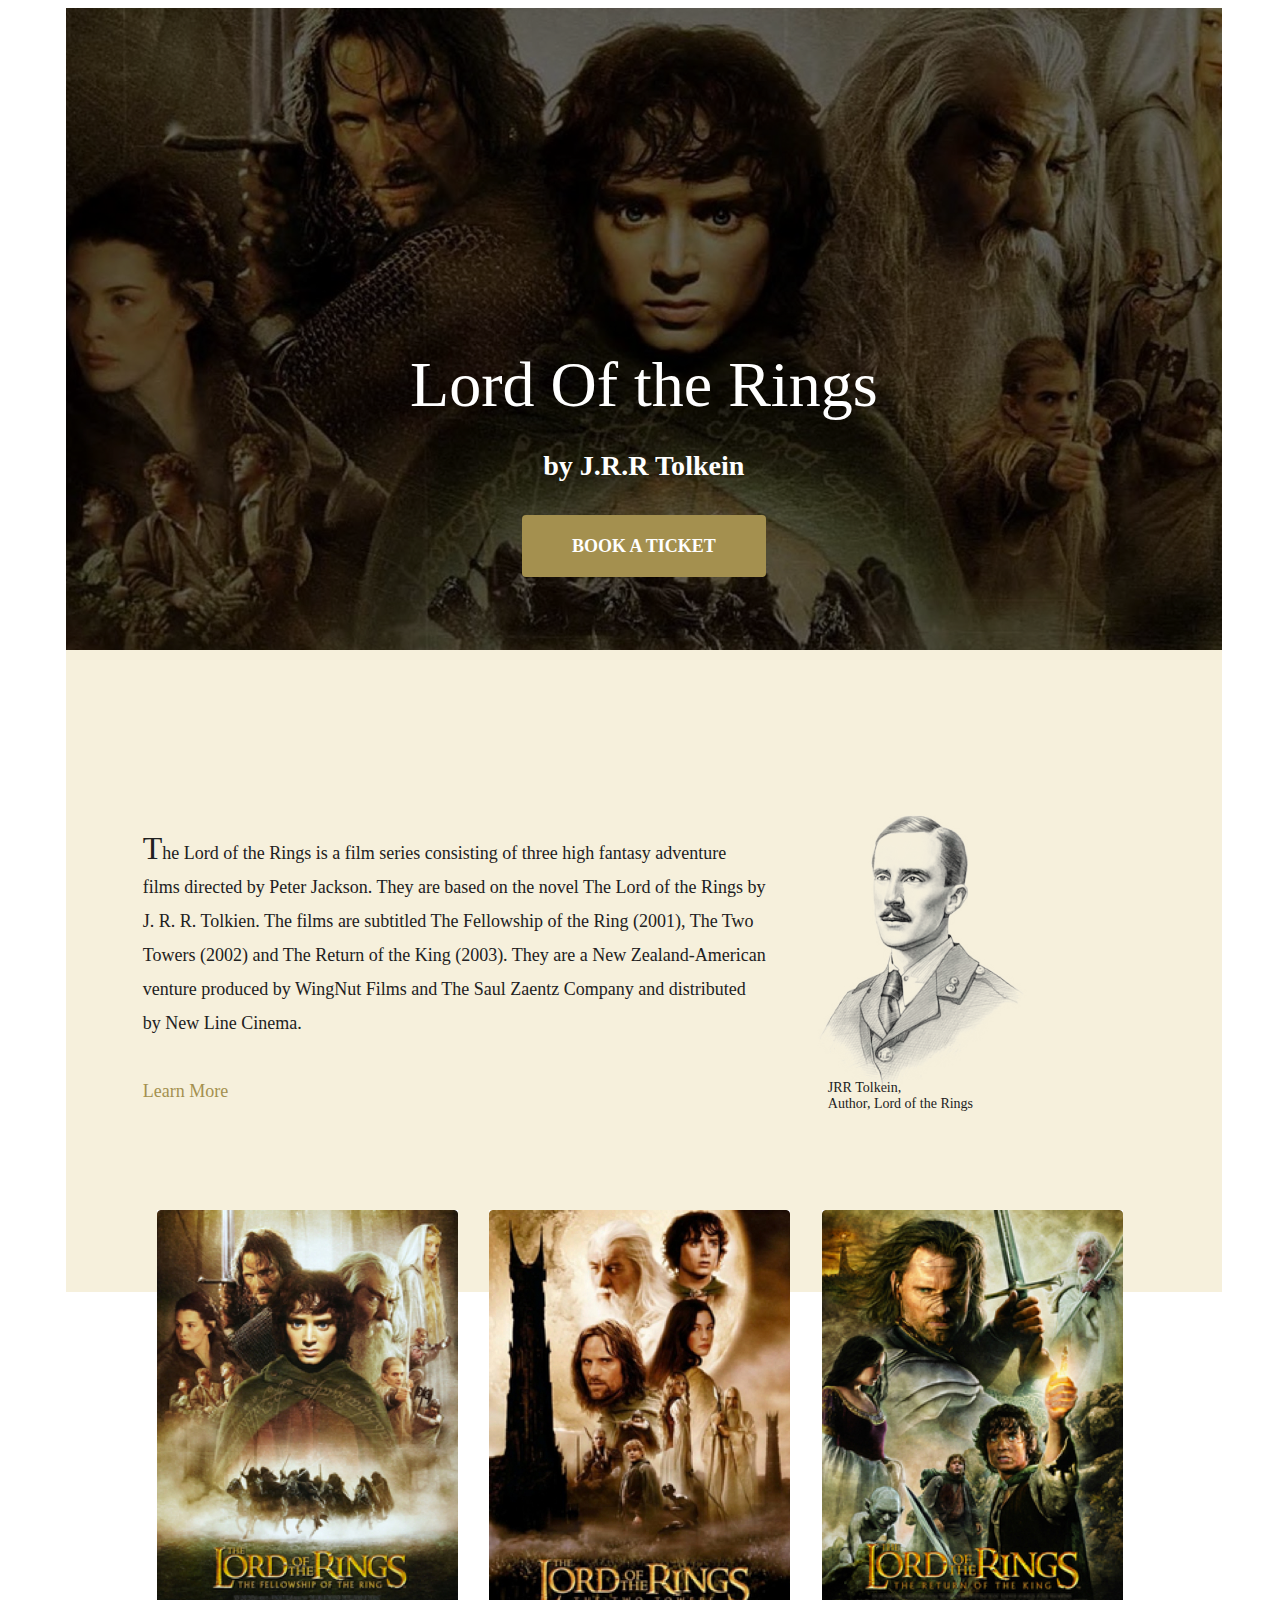
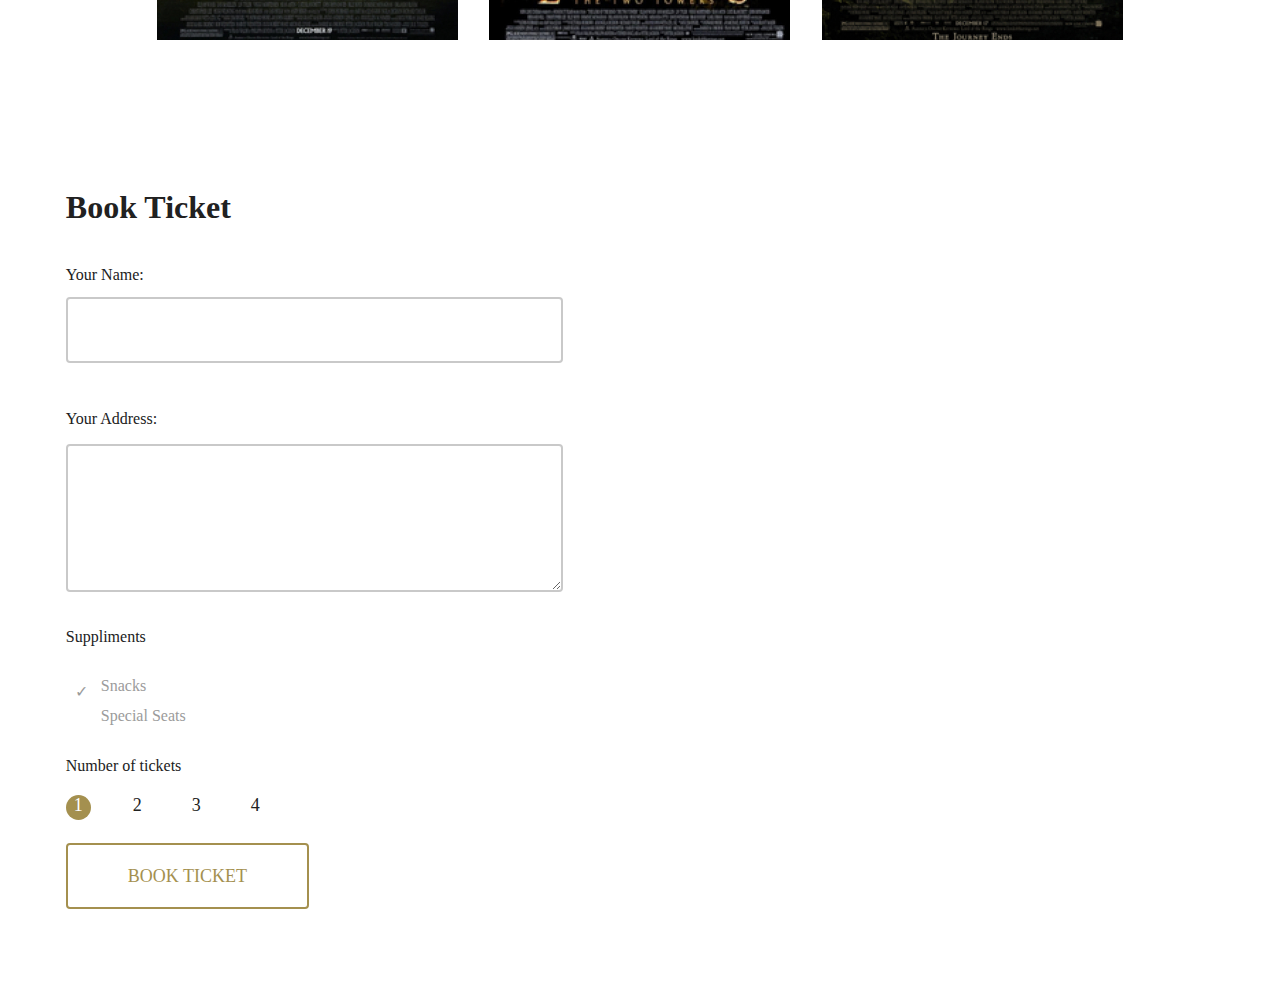
<file: index.html>
<!DOCTYPE html>
<html>
    <meta name="viewport" content="width=device-width, initial-scale=1.0">
<head>
    <title>Lord of the Rings</title>
    <link rel="stylesheet" type="text/css" href="style.css">
    <link rel="stylesheet" type="text/css" href="btn-style.css">
</head>
<body>
<div id="body-contents">
    <!-- JUMBOTRON LIKE HEADER -->
    <div id="jumbo">
        <div class="overlay"></div>
            <div id="head">
                <div id="title">Lord Of the Rings</div>
                <div id="subtitle">
                    <h3>by J.R.R Tolkein</h3>
                </div>
                <div style="margin-top:54px;";> 
                    <span id="button" type="submit" 
                        onclick="alert('Booking has been confirmed!')">
                            BOOK A TICKET
                    </span>
                    
                </div>
            </div>
    </div>
    
    <!-- ABOUT AUTHOR BLOCK -->
    <div id="author">
        <div id="about">
            <span id="paragraph"><p>
                    <span style="font-size:32px;">T</span>he Lord of the Rings is a film series consisting of three high fantasy adventure films directed by Peter Jackson. They are based on the novel The Lord of the Rings by J. R. R. Tolkien. The films are subtitled The Fellowship of the Ring (2001), The Two Towers (2002) and The Return of the King (2003). They are a New Zealand-American venture produced by WingNut Films and The Saul Zaentz Company and distributed by New Line Cinema.
                    <br><br><span id="learn" onclick="alert('Do you really wanna learn more!!')">Learn More</span>
            </p></span>
        </div>
        <span id="image">
            <img id="jrr" src="./assets/img/5.png"> 
            <div style="margin-top:-4%; float:right;">
                <span id="name1">JRR Tolkein,</span><span id="name1"> Author, Lord of the Rings</span>
            </div>
        </span>
    </div>

    <!-- ABOUT MOVIES (TRIOLOGY) -->
    <div class="grid-container">
        
            <div class="grid-item" id="img1">
                <div style="margin-top:299px";>
                    <div id="txt-btn">
                        <span class="hover-text">
                            The fellowship of the ring
                            <div style="margin-top:34px; margin-left:20px;";>    
                                <span id="button-mini" type="submit" 
                                    onclick="alert('TADA!!!!')">
                                        Learn more
                                </span>
                            </div>
                        </span>
                    </div>
                </div>
            </div>

            <div class="grid-item" id="img2">
                    <div style="margin-top:299px";> 
                        <span class="hover-text">
                                The two towers<br>
                                <div style="margin-top:34px; margin-left:20px;";>        
                                        <span id="button-mini" type="submit" 
                                            onclick="alert('TADA!!!!')">
                                            Learn more
                                        </span>
                                </div>
                        </span>
                    </div>
                    <!--try-->
            </div>
            <div class="grid-item" id="img3">
                    <div style="margin-top:299px";> 
                        <span class="hover-text">
                                The return of the king<br>
                                <div style="margin-top:34px; margin-left:20px;";> 
                                            <span id="button-mini" type="submit" 
                                                onclick="alert('TADA!!!!')">
                                                Learn more
                                            </span>
                                </div>
                        </span>
                    </div>
            </div>   
    </div>

    <!-- TICKET BOOKING FORM -->
        <br>
    <div id="form">
            <h2 style="font-size:32px; color:#212121; margin-top:121px;">Book Ticket</h2>

            <form style="font-size:16px; color:#212121; margin-top:40px;">
                Your Name:
                <input id="name" type="text" name="name" style="margin-top:13px; font-size:18px; font-family:merriweather;">
              
                <p style="margin-top:47px;">Your Address:</p>
                <textarea id="add" type="message" name="address" style="font-size:18px; font-family:merriweather;" ></textarea>

              
                            <div  style="margin-top:32px;">Suppliments</div>
                            <span class="mark">✓</span>
                            <label class="container-chkbox">
                                Snacks
                                    <input type="checkbox" checked="checked">
                                    <span class="tick"></span>
                            </label>
                            <label class="container-chkbox">
                                Special Seats
                                    <input type="checkbox">
                                    <span class="tick"></span>
                            </label>

                            <div  style="margin-top:32px;">Number of tickets</div>
                                    <div id="container-block">
                                        <label class="container">
                                            <input type="radio" checked="checked" name="radio">
                                            <span class="checkmark">1</span>
                                        </label>
                                        <label class="container">
                                            <input type="radio" name="radio">
                                            <span class="checkmark">2</span>
                                        </label>
                                        <label class="container">
                                            <input type="radio" name="radio">
                                            <span class="checkmark">3</span>
                                        </label>
                                        <label class="container">
                                            <input type="radio" name="radio">
                                            <span class="checkmark">4</span>
                                        </label>
                                    </div>
                            <div id="butt2">
                                <span id="button2" type="submit" 
                                    onclick="alert('Booking has been confirmed!')" >
                                        BOOK TICKET
                                </span>
                            </div>
            </form> 
    </div>
</div>
</body>
</html>
</file>
<file: style.css>
body{
    font-family: merriweather;
    width: 1156px;
    color: #212121;
    
}
#body-contents{
    width: 100%;
    margin: auto;
}
#jumbo{
    background-image: url("./assets/img/1.png");
    background-size: cover;
    display: block;
    margin-left: 5%;
    width: 1156px;
    height: 642px;
    text-align: center;
    position: relative;
    box-shadow: inset 100% 0 0 rgba(0,0,0,.2);
    color: #ffffff;
}

.overlay{
    content: '';
    position: absolute;
    width: 100%;
    height: 100%;
    background-color: black;
    opacity:.6;
    left: 0;
    top: 0;

}

#head{
    position: absolute ;
   padding-top: 340px;
    width: 100%;
}
#title{
    

    font-size: 64px;
    border: black;
}

#subtitle{
    border: black;
    
    font-size: 24px;
}




#author{
    margin-left: 5%;
    width: 1156px;
    height: 642px;
    color: #212121;
    background-color : #F6F0DC;
}
#about{
    padding-top: 163px;
    padding-left: 77px;	
    width: 624px;	
    color: #212121;	
    font-size: 18px;	
    line-height: 34px;
}
#paragraph{
    float: left;
}

#image{
    margin-left: 48px;
    font-size: 14px;
}

#jrr{
    height: 281px;	width: 212px;
}

#name1{
    
    margin-left: 762px;
    
}
 




.grid-container {
    display: grid;
    
    margin-left: 12%;
    grid-template-columns: auto auto auto;
    padding: 10px;
    margin-top: -8%;
  }
  .grid-item {
    
    font-size: 30px;
    text-align: center;
    box-shadow: inset 100% 0 0 rgba(0,0,0,.2);
  }

  .grid-item:hover{
    box-shadow: 0 20px 20px 0 rgba(0, 0, 0, 0.5), 0 6px 20px 0 rgba(0, 0, 0, 0.19);
    
  }
  
  #img1{
      background-image: url("./assets/img/1a.jpg");
      background-size: cover;
      display: block;
      width: 301px;
      height: 430px;
      text-align: center;
      color: #ffffff;
  }
  
  #img2{
      
      background-image: url("./assets/img/2a.jpg");
      background-size: cover;
      display: block;
     
      width: 301px;
      height: 430px;
      text-align: center;
      color: #ffffff;
  }
  
  #img3{
      float: left;
      background-image: url("./assets/img/3a.jpg");
      background-size: cover;
      display: block;
     
      width: 301px;
      height: 430px;
      text-align: center;
      
      color: #ffffff;
  }



#form{
    margin-left: 5%;
    color: #212121;
    width: 520px;
}

#name{
    height: 60px;	width: 489px;	border: 2px solid #C9C9C9;	border-radius: 4px;
}

#add{
    height: 140px;	width: 489px;	border: 2px solid #C9C9C9;	border-radius: 4px; 
}
</file>
<file: btn-style.css>
/* buttons */
#button{
    margin-top: 39px;
    font-size: 18px;
    cursor: pointer;
    font-weight: bold;
    border-radius: 4px;
    background-color: #A4904F;
    padding: 21px 50px; 
    z-index: 10;
}
#button:hover{
    background-color: rgb(102, 90, 49);
}


#learn{
    cursor: pointer;
    color: #A4904F;
}


#learn:hover{
    color: rgb(102, 90, 49);
}


.grid-item .hover-text {
    visibility: hidden;
    font-size: 18px;
    width: 238px;
    margin-top: 10cm;
    padding: 20px 20px;
    text-align: center;
    
}

.grid-item:hover .hover-text {
    visibility: visible;
    
}

#button-mini{
    margin-top: 39px;
    font-size: 14px;
    cursor: pointer;
    border-radius: 4px;
    background-color: #A4904F;
    padding: 12px 50px; 
}
#button-mini:hover{
    background-color: rgb(102, 90, 49);
}







/* The container */
.container-chkbox {
    margin-top: 12px;
    display: block;
    position: relative;
    padding-left: 35px;
    margin-bottom: 12px;
    cursor: pointer;
    font-size: 16px;
    -webkit-user-select: none;
    -moz-user-select: none;
    -ms-user-select: none;
    user-select: none;
    color: #9B9B9B;
    
}


/* Hide the browser's default checkbox */
.container-chkbox input {
    position: absolute;
    opacity: 0;
    cursor: pointer;
}



/* Create a custom checkbox */
.tick {
    
    position: absolute;
    top: 0;
    left: 0;
    height: 25px;
    width: 25px;
    
}




/* Create the checkmark/indicator (hidden when not checked) */
.tick:after {
    content: "✓";
    position: absolute;
    display: none;
}


/* Show the checkmark when checked */
.container-chkbox input:checked ~ .tick:after {
    display: block;
    
}

/* Style the checkmark/indicator */
.container-chkbox .tick:after {
    left: 9px;
    top: 5px;
    width: 5px;
    height: 10px;
    border: solid white;
    border-width: 0 3px 3px 0;
    
}


#container-block{
    margin-top: 20px;
}

.container {
    
    display: inline;
    position: relative;
    padding-left: 59px;
    margin-bottom: 12px;
    cursor: pointer;
    font-size: 18px;
    -webkit-user-select: none;
    -moz-user-select: none;
    -ms-user-select: none;
    user-select: none;
    text-align: center;
}

/* Hide the browser's default radio button */
.container input {
    position: absolute;
    opacity: 0;
    cursor: pointer;
}

/* Create a custom radio button */
.checkmark {
    position: absolute;
    top: 0;
    left: 0;
    height: 25px;
    width: 25px;
    
    border-radius: 50%;
}

/* On mouse-over, add a grey background color */
.container:hover input ~ .checkmark {
    background-color: #ccc;
}

/* When the radio button is checked, add a blue background */
.container input:checked ~ .checkmark {
    background-color: #A4904F;
    color:white;
}

/* Create the indicator (the dot/circle - hidden when not checked) */
.checkmark:after {
    content: "";
    position: absolute;
    display: none;
}

/* Show the indicator (dot/circle) when checked */
.container input:checked ~ .checkmark:after {
    display: block;
}

/* Style the indicator (dot/circle) */
.container .checkmark:after {
 	top: 0;
	left: 0;
	width: 20px;
	height: 20px;

}

#butt2{
    margin-top:50px;
    margin-bottom: 100px; 
}
#button2{
    cursor: pointer;
    font-size: 18px;
    font-weight: light;
    border: 2px solid #A4904F;
    border-radius: 4px;
    color: #A4904F;
    padding: 21px 60px; 
}
#button2:hover{
    background-color: #A4904F;
    color: #ffffff;
}





.mark{
    visibility: hidden;
}
</file>
